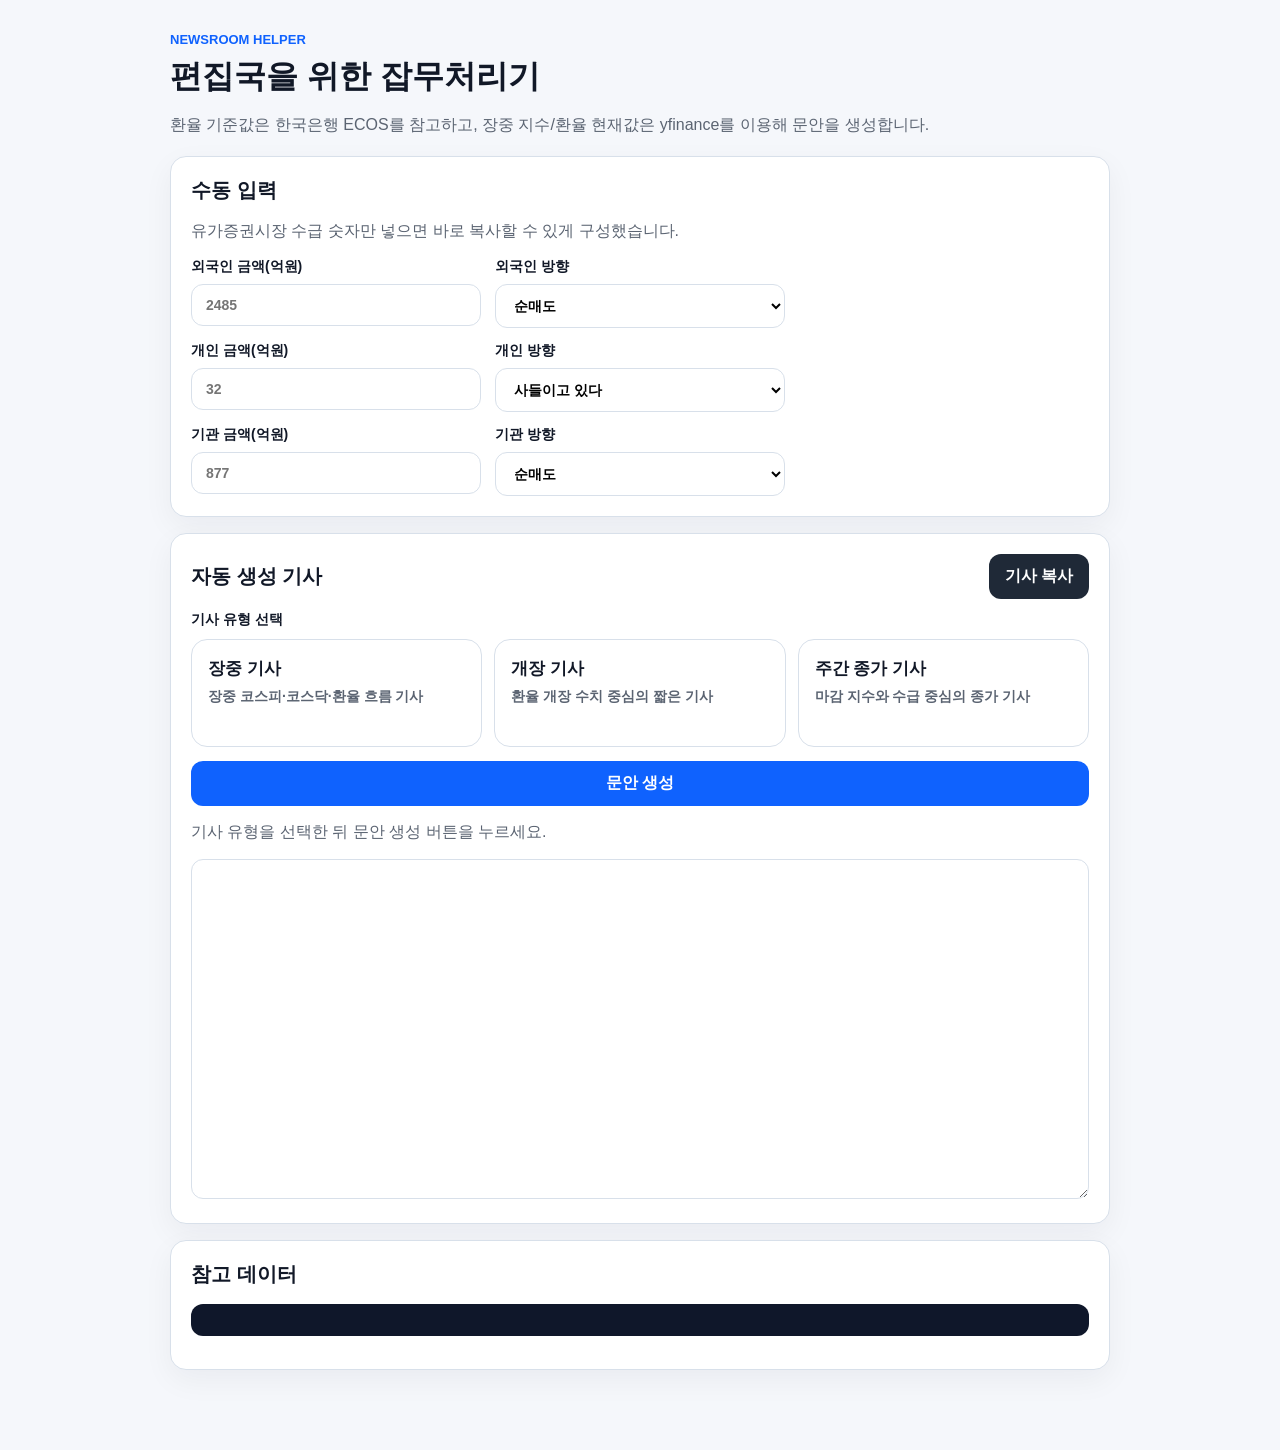
<file: index.html>
<!doctype html>
<html lang="ko">
  <head>
    <meta charset="utf-8" />
    <meta name="viewport" content="width=device-width, initial-scale=1" />
    <title>편집국을 위한 잡무처리기</title>
    <link rel="stylesheet" href="/styles.css" />
  </head>
  <body>
    <main class="wrap">
      <header>
        <p class="eyebrow">Newsroom helper</p>
        <h1>편집국을 위한 잡무처리기</h1>
        <p class="sub">
          환율 기준값은 한국은행 ECOS를 참고하고, 장중 지수/환율 현재값은 yfinance를 이용해 문안을 생성합니다.
        </p>
      </header>

      <section class="panel form-panel">
        <h2>수동 입력</h2>
        <p class="hint">유가증권시장 수급 숫자만 넣으면 바로 복사할 수 있게 구성했습니다.</p>

        <div class="grid3">
          <label>
            <span>외국인 금액(억원)</span>
            <input id="foreigner_amount" type="text" placeholder="2485" />
          </label>

          <label>
            <span>외국인 방향</span>
            <select id="foreigner_flow">
              <option value="sell" selected>순매도</option>
              <option value="buy">순매수</option>
            </select>
          </label>

          <div></div>

          <label>
            <span>개인 금액(억원)</span>
            <input id="individual_amount" type="text" placeholder="32" />
          </label>

          <label>
            <span>개인 방향</span>
            <select id="individual_flow">
              <option value="buy" selected>사들이고 있다</option>
              <option value="sell">팔고 있다</option>
            </select>
          </label>

          <div></div>

          <label>
            <span>기관 금액(억원)</span>
            <input id="institution_amount" type="text" placeholder="877" />
          </label>

          <label>
            <span>기관 방향</span>
            <select id="institution_flow">
              <option value="sell" selected>순매도</option>
              <option value="buy">순매수</option>
            </select>
          </label>

          <div></div>
        </div>
      </section>

      <section class="panel">
        <div class="panel-head">
          <h2>자동 생성 기사</h2>
          <button id="copyBtn" class="secondary">기사 복사</button>
        </div>

        <div class="article-controls">
  <fieldset class="article-type-group">
    <legend>기사 유형 선택</legend>

    <label class="article-type-card">
      <input type="radio" name="article_type" value="intraday" />
      <div class="article-type-card-body">
        <strong>장중 기사</strong>
        <span>장중 코스피·코스닥·환율 흐름 기사</span>
      </div>
    </label>

    <label class="article-type-card">
      <input type="radio" name="article_type" value="opening" />
      <div class="article-type-card-body">
        <strong>개장 기사</strong>
        <span>환율 개장 수치 중심의 짧은 기사</span>
      </div>
    </label>

    <label class="article-type-card">
      <input type="radio" name="article_type" value="weekly_close" />
      <div class="article-type-card-body">
        <strong>주간 종가 기사</strong>
        <span>마감 지수와 수급 중심의 종가 기사</span>
      </div>
    </label>
  </fieldset>

  <button id="refreshBtn">문안 생성</button>
</div>
        
        <p id="status" class="status">기사 유형을 선택한 뒤 문안 생성 버튼을 누르세요.</p>
        <textarea id="article" readonly></textarea>
      </section>

      <section class="panel meta-panel">
        <h2>참고 데이터</h2>
        <pre id="meta"></pre>
      </section>
    </main>

    <script src="/app.js"></script>
  </body>
</html>
</file>
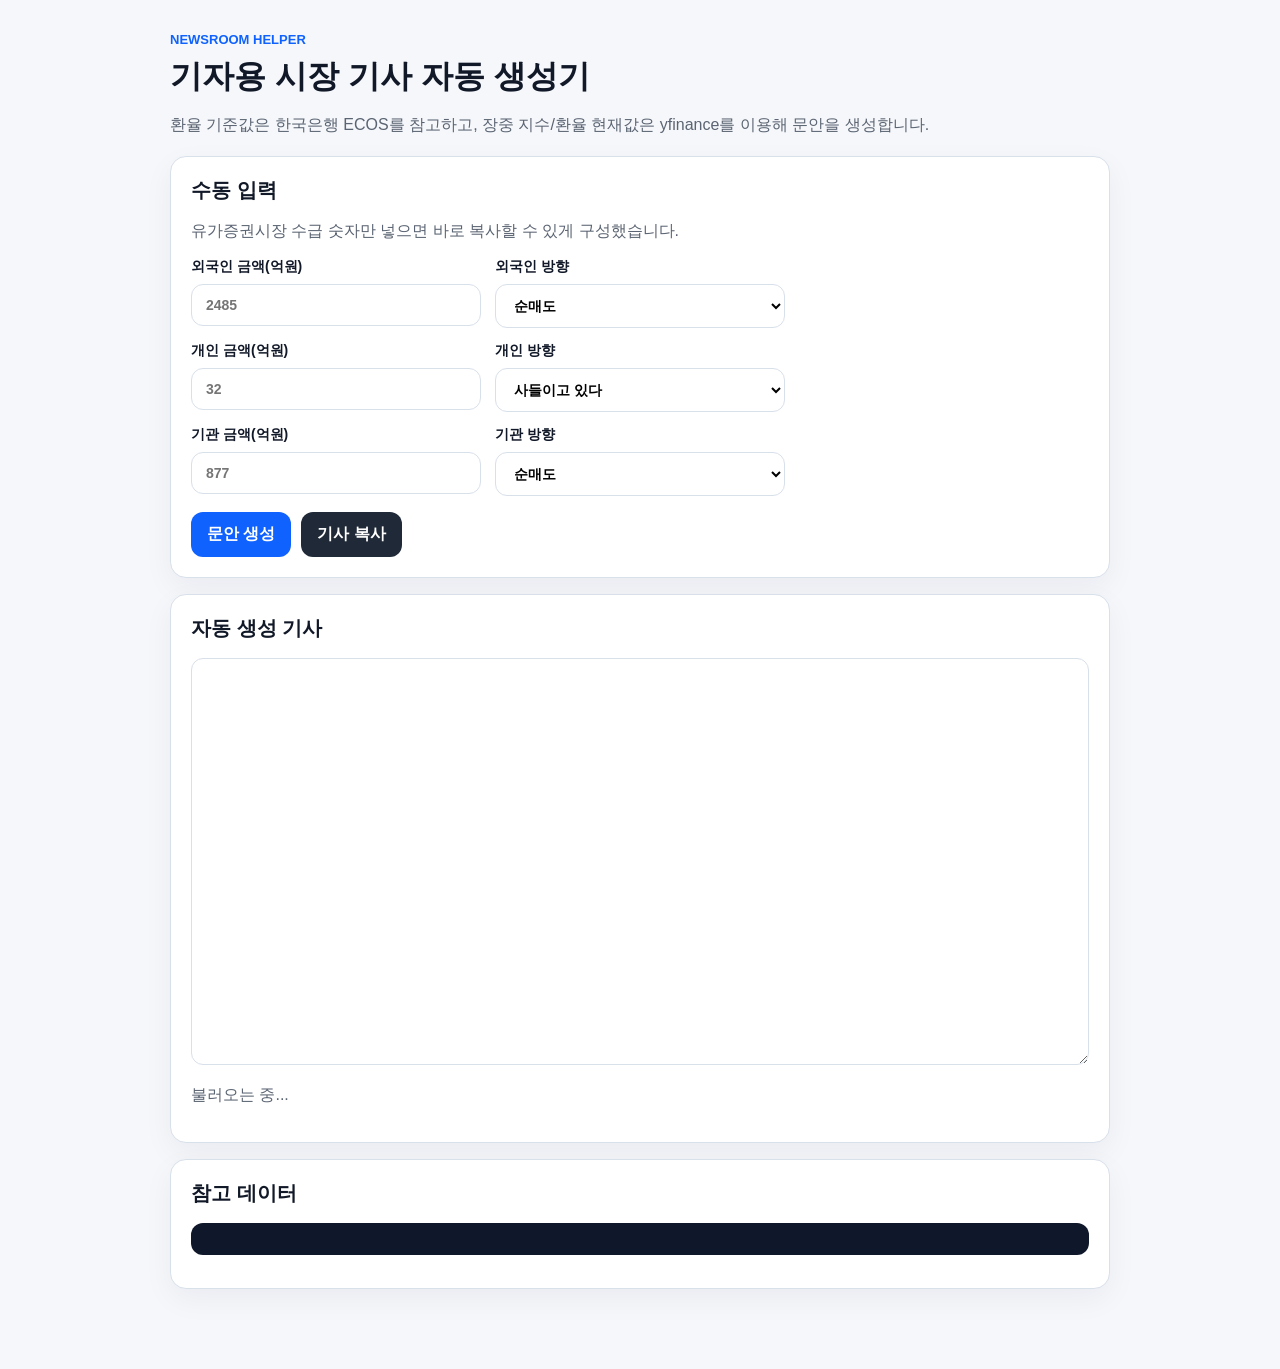
<file: reporter-fx-app/index.html>
<!doctype html>
<html lang="ko">
  <head>
    <meta charset="utf-8" />
    <meta name="viewport" content="width=device-width, initial-scale=1" />
    <title>기자용 시장 기사 자동 생성기</title>
    <link rel="stylesheet" href="/styles.css" />
  </head>
  <body>
    <main class="wrap">
      <header>
        <p class="eyebrow">Newsroom helper</p>
        <h1>기자용 시장 기사 자동 생성기</h1>
        <p class="sub">
          환율 기준값은 한국은행 ECOS를 참고하고, 장중 지수/환율 현재값은 yfinance를 이용해 문안을 생성합니다.
        </p>
      </header>

      <section class="panel form-panel">
        <h2>수동 입력</h2>
        <p class="hint">유가증권시장 수급 숫자만 넣으면 바로 복사할 수 있게 구성했습니다.</p>
        <div class="grid3">
          <label>
            <span>외국인 금액(억원)</span>
            <input id="foreigner_amount" type="text" placeholder="2485" />
          </label>
          <label>
            <span>외국인 방향</span>
            <select id="foreigner_flow">
              <option value="sell" selected>순매도</option>
              <option value="buy">순매수</option>
            </select>
          </label>
          <div></div>

          <label>
            <span>개인 금액(억원)</span>
            <input id="individual_amount" type="text" placeholder="32" />
          </label>
          <label>
            <span>개인 방향</span>
            <select id="individual_flow">
              <option value="buy" selected>사들이고 있다</option>
              <option value="sell">팔고 있다</option>
            </select>
          </label>
          <div></div>

          <label>
            <span>기관 금액(억원)</span>
            <input id="institution_amount" type="text" placeholder="877" />
          </label>
          <label>
            <span>기관 방향</span>
            <select id="institution_flow">
              <option value="sell" selected>순매도</option>
              <option value="buy">순매수</option>
            </select>
          </label>
          <div></div>
        </div>

        <div class="actions">
          <button id="refreshBtn">문안 생성</button>
          <button id="copyBtn" class="secondary">기사 복사</button>
        </div>
      </section>

      <section class="panel">
        <h2>자동 생성 기사</h2>
        <textarea id="article" rows="14" readonly></textarea>
        <p id="status" class="status">불러오는 중...</p>
      </section>

      <section class="panel meta-panel">
        <h2>참고 데이터</h2>
        <pre id="meta"></pre>
      </section>
    </main>

    <script src="/app.js"></script>
  </body>
</html>
</file>
<file: styles.css>
:root {
  color-scheme: light;
  --bg: #f5f7fb;
  --panel: #ffffff;
  --line: #d8e0ea;
  --text: #111827;
  --muted: #5b6472;
  --accent: #0f62fe;
}

* {
  box-sizing: border-box;
}

body {
  margin: 0;
  font-family: -apple-system, BlinkMacSystemFont, "Segoe UI", Roboto, "Noto Sans KR", sans-serif;
  background: var(--bg);
  color: var(--text);
}

.wrap {
  max-width: 980px;
  margin: 0 auto;
  padding: 32px 20px 64px;
}

header {
  margin-bottom: 20px;
}

.eyebrow {
  margin: 0 0 8px;
  font-size: 13px;
  color: var(--accent);
  font-weight: 700;
  text-transform: uppercase;
}

h1 {
  margin: 0 0 10px;
  font-size: 32px;
}

h2 {
  margin-top: 0;
  font-size: 20px;
}

.sub,
.hint,
.status {
  color: var(--muted);
}

.panel {
  background: var(--panel);
  border: 1px solid var(--line);
  border-radius: 16px;
  padding: 20px;
  margin-bottom: 16px;
  box-shadow: 0 10px 30px rgba(15, 23, 42, 0.05);
}

.panel-head {
  display: flex;
  align-items: center;
  justify-content: space-between;
  gap: 12px;
  margin-bottom: 12px;
}

.panel-head h2 {
  margin: 0;
}

.grid3 {
  display: grid;
  grid-template-columns: repeat(3, minmax(0, 1fr));
  gap: 14px;
}

label {
  display: flex;
  flex-direction: column;
  gap: 8px;
  font-size: 14px;
  font-weight: 600;
}

input,
select,
textarea,
button {
  font: inherit;
}

input,
select,
textarea {
  width: 100%;
  border: 1px solid var(--line);
  border-radius: 12px;
  padding: 12px 14px;
  background: #fff;
}

textarea {
  line-height: 1.7;
  min-height: 340px;
  resize: vertical;
}

.actions {
  display: flex;
  gap: 10px;
  margin-top: 16px;
}

button {
  border: 0;
  border-radius: 12px;
  padding: 12px 16px;
  cursor: pointer;
  background: var(--accent);
  color: #fff;
  font-weight: 700;
}

button.secondary {
  background: #1f2937;
}

pre {
  white-space: pre-wrap;
  word-break: break-word;
  background: #0f172a;
  color: #e5eefc;
  padding: 16px;
  border-radius: 12px;
  overflow: auto;
}


.article-type-group legend {
  padding: 0 6px;
  font-size: 14px;
  font-weight: 700;
  color: var(--text);
}

.article-controls {
  display: flex;
  flex-direction: column;
  gap: 14px;
  margin-bottom: 12px;
}

.article-type-group {
  border: 0;
  padding: 0;
  margin: 0;
  display: grid;
  grid-template-columns: repeat(3, minmax(0, 1fr));
  gap: 12px;
}

.article-type-group legend {
  margin-bottom: 10px;
  padding: 0;
  font-size: 14px;
  font-weight: 700;
  color: var(--text);
}

.article-type-card {
  position: relative;
  display: block;
  cursor: pointer;
}

.article-type-card input {
  position: absolute;
  opacity: 0;
  pointer-events: none;
}

.article-type-card-body {
  display: flex;
  flex-direction: column;
  gap: 6px;
  min-height: 108px;
  padding: 18px 16px;
  border: 1px solid var(--line);
  border-radius: 16px;
  background: #fff;
  transition: border-color 0.2s ease, box-shadow 0.2s ease, transform 0.2s ease,
    background 0.2s ease;
}

.article-type-card-body strong {
  font-size: 17px;
  line-height: 1.3;
  color: var(--text);
}

.article-type-card-body span {
  font-size: 14px;
  line-height: 1.5;
  color: var(--muted);
}

.article-type-card:hover .article-type-card-body {
  transform: translateY(-1px);
  box-shadow: 0 8px 20px rgba(15, 23, 42, 0.08);
}

.article-type-card input:checked + .article-type-card-body {
  border-color: var(--accent);
  background: rgba(15, 98, 254, 0.06);
  box-shadow: 0 0 0 3px rgba(15, 98, 254, 0.14);
}

.article-type-card input:focus-visible + .article-type-card-body {
  outline: 2px solid var(--accent);
  outline-offset: 2px;
}

@media (max-width: 820px) {
  .article-type-group {
    grid-template-columns: 1fr;
  }

  .article-type-card-body {
    min-height: auto;
  }
}

.article-type-field select {
  max-width: 320px;
}

@media (max-width: 820px) {
  .article-controls {
    flex-direction: column;
    align-items: stretch;
  }

  .article-type-field select {
    max-width: none;
  }
}


@media (max-width: 820px) {
  .panel-head {
    flex-direction: column;
    align-items: stretch;
  }

  .grid3 {
    grid-template-columns: 1fr;
  }

  h1 {
    font-size: 26px;
  }
}
</file>
